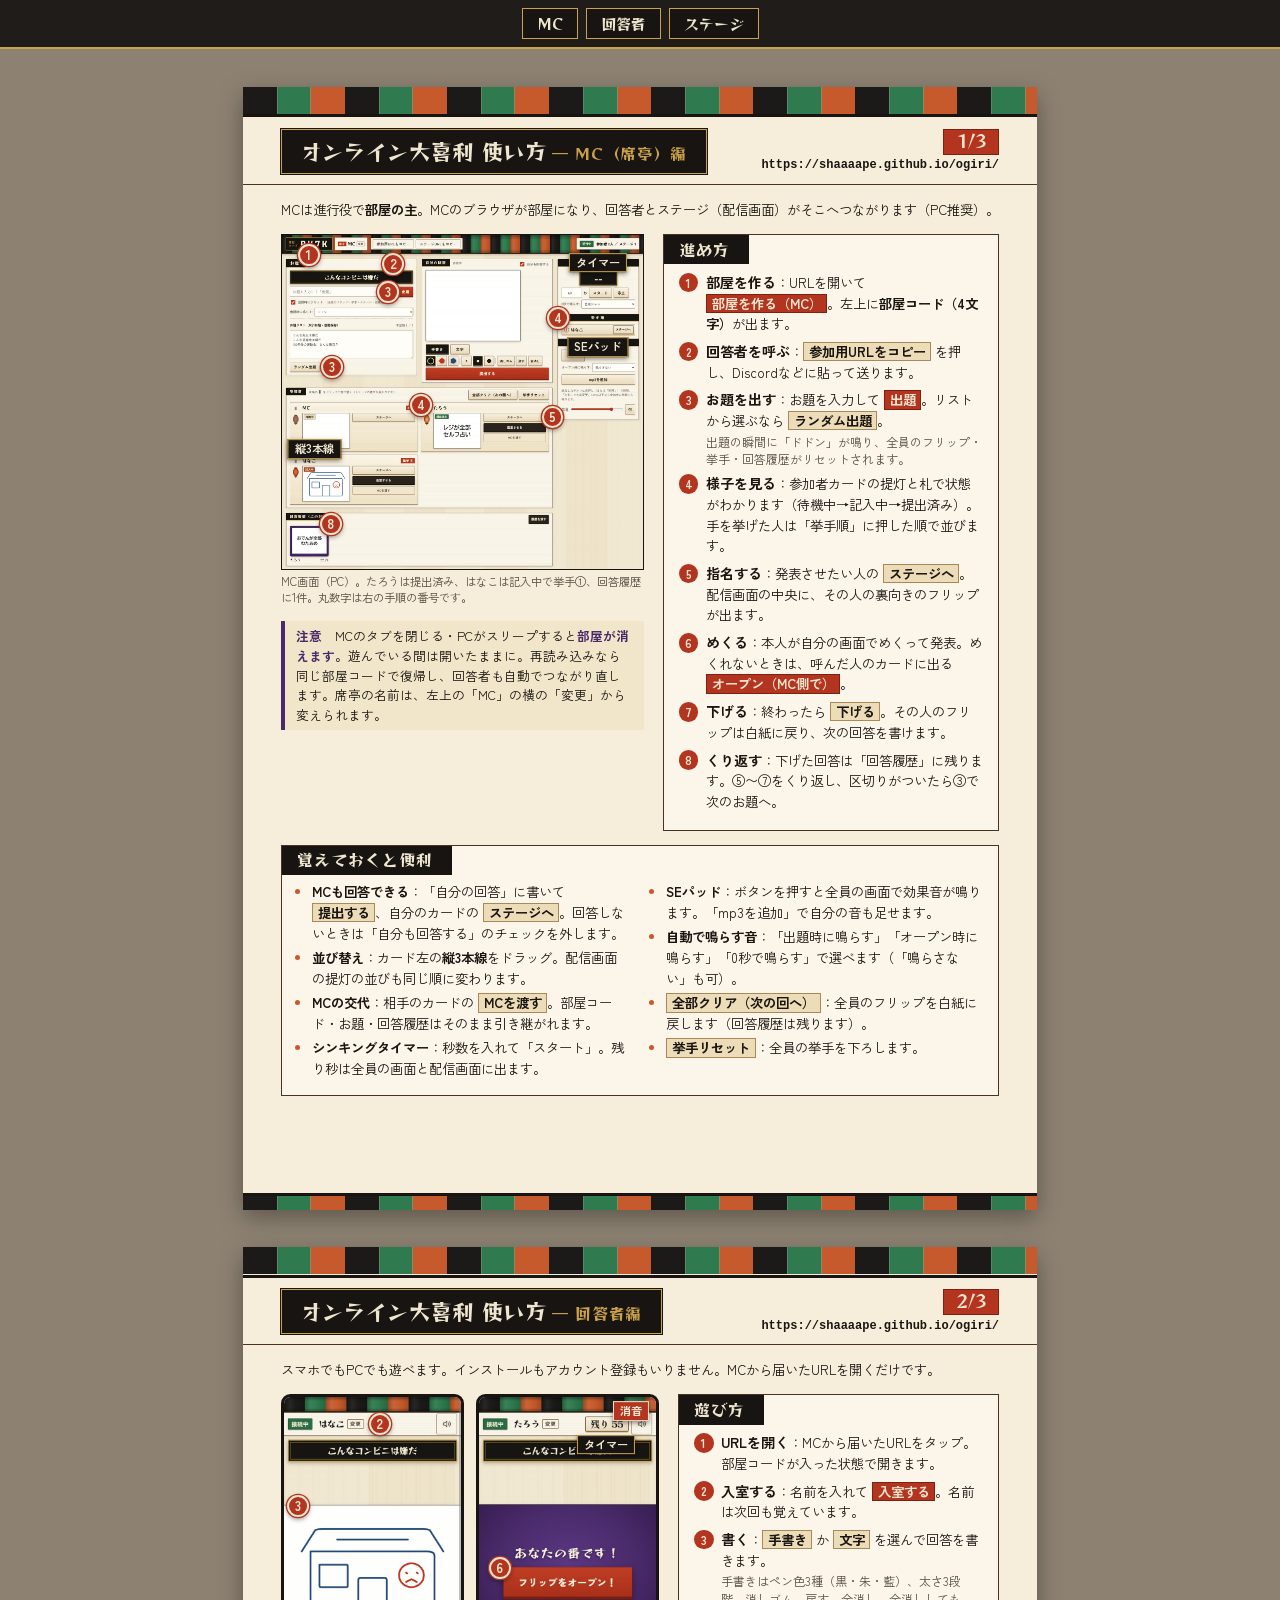
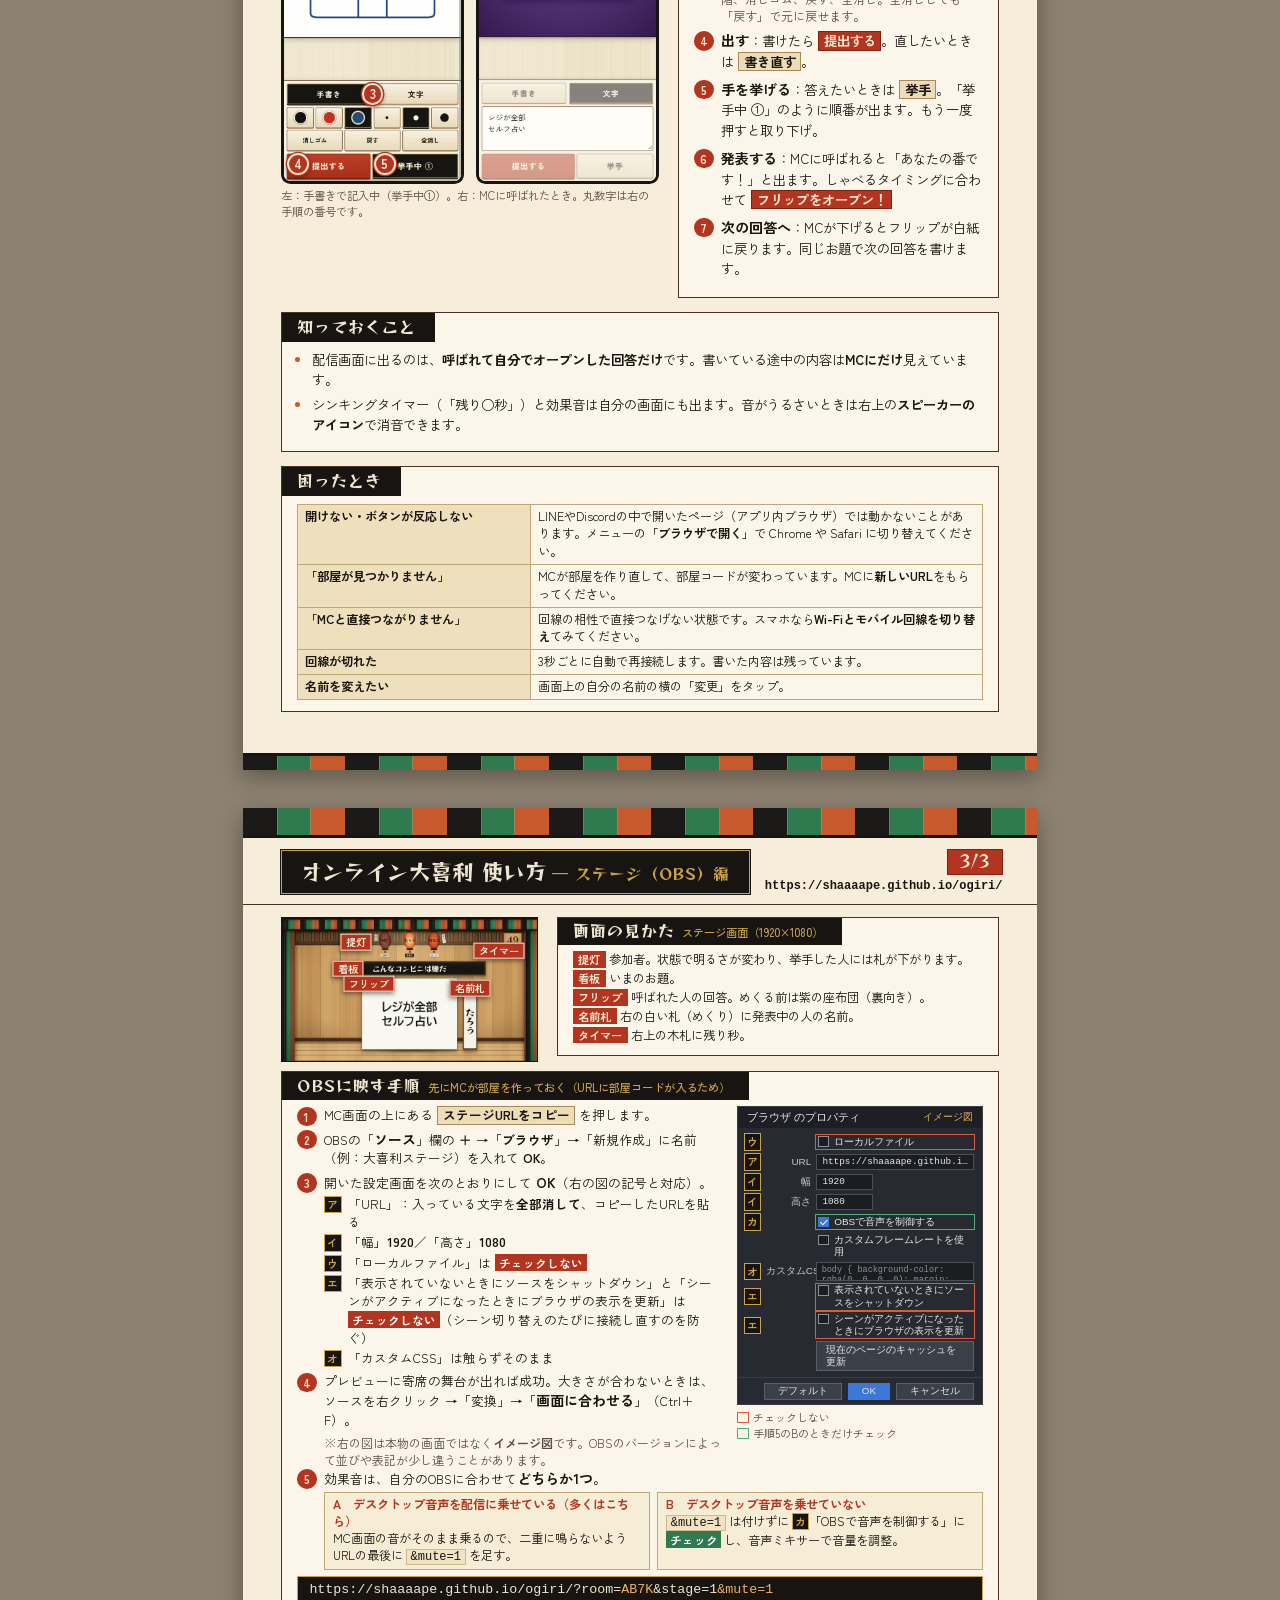
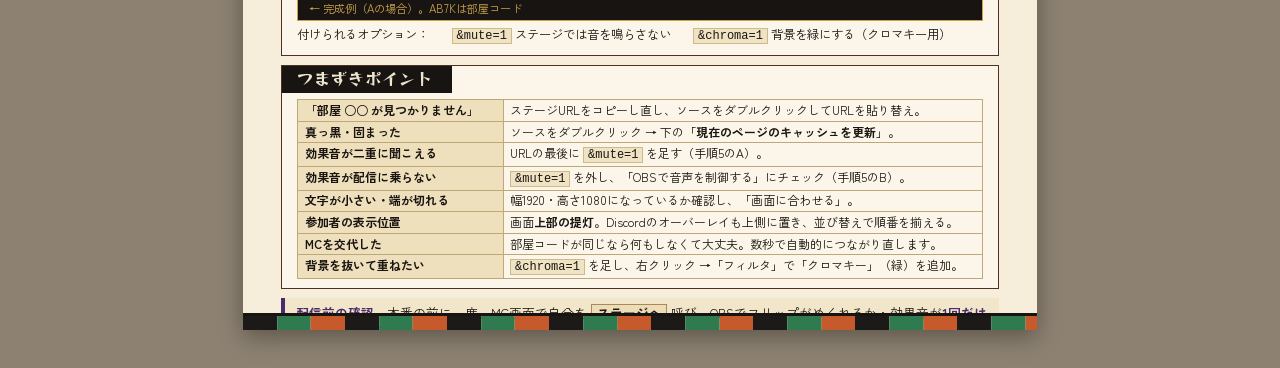
<file: guide.html>
<!DOCTYPE html>
<html lang="ja">
<head>
<meta charset="utf-8">
<meta name="viewport" content="width=device-width, initial-scale=1">
<title>オンライン大喜利 使い方</title>
<link rel="preconnect" href="https://fonts.googleapis.com">
<link rel="preconnect" href="https://fonts.gstatic.com" crossorigin>
<link href="https://fonts.googleapis.com/css2?family=Reggae+One&family=Zen+Kaku+Gothic+New:wght@400;500;700&display=swap" rel="stylesheet">
<script>
  // ?print=1 で、画面幅が狭くても紙（A4）のレイアウトで表示する（確認用）
  if (/[?&]print=1/.test(location.search)) document.documentElement.classList.add('paper');
</script>
<style>
  @page { size: A4 portrait; margin: 0; }
  :root {
    --sumi: #1a1511; --usuzumi: #5a4f45; --kogecha: #4a3323; --shiraki: #f6eedb;
    --kifuda: #ecdcb8; --kinari: #efe6cf; --shu: #b3341f; --urushi: #171412; --kin: #c9a24a;
    --moegi: #2f7a4f; --kaki: #c75a2c; --murasaki: #4a2a6b;
    --fude: 'Reggae One', 'Yu Mincho', serif;
    --body: 'Zen Kaku Gothic New', 'Yu Gothic', 'Meiryo', sans-serif;
    --mono: Consolas, 'Courier New', monospace;
    /* 定式幕（黒・萌葱・柿）。PDFでも確実に出るよう SVG で描く */
    --maku: url("data:image/svg+xml,%3Csvg xmlns='http://www.w3.org/2000/svg' width='27' height='10' preserveAspectRatio='none'%3E%3Crect width='9' height='10' fill='%231c1a19'/%3E%3Crect x='9' width='9' height='10' fill='%232f7a4f'/%3E%3Crect x='18' width='9' height='10' fill='%23c75a2c'/%3E%3C/svg%3E") 0 0 / 27mm 100% repeat-x;
  }
  * { box-sizing: border-box; }
  html { background: #8d8272; }
  body { margin: 0; font-family: var(--body); color: var(--sumi); font-size: 10pt; line-height: 1.55; -webkit-print-color-adjust: exact; print-color-adjust: exact; }

  /* 画面で見たときの目次（印刷しない） */
  .nav { position: sticky; top: 0; z-index: 10; display: flex; justify-content: center; gap: 8px; padding: 8px; background: rgba(23, 20, 18, .92); border-bottom: 2px solid var(--kin); }
  .nav a { font-family: var(--fude); color: var(--kinari); text-decoration: none; font-size: 15px; padding: 3px 14px; border: 1px solid var(--kin); background: var(--urushi); }
  .nav a:hover { background: var(--shu); }

  .sheet { width: 210mm; height: 297mm; margin: 10mm auto; background: var(--shiraki); display: flex; flex-direction: column; overflow: hidden; break-after: page; position: relative; box-shadow: 0 2mm 6mm rgba(0, 0, 0, .35); scroll-margin-top: 50px; }
  .sheet:last-of-type { break-after: auto; }

  /* 定式幕の帯と題字 */
  .maku { height: 8mm; flex: none; background: var(--maku); border-bottom: 1mm solid var(--urushi); }
  header { flex: none; display: flex; align-items: center; gap: 4mm; padding: 3mm 10mm 2.6mm; border-bottom: .4mm solid var(--kogecha); }
  h1 { margin: 0; font-family: var(--fude); font-weight: 400; font-size: 16pt; letter-spacing: .03em; color: var(--kinari); background: var(--urushi); border: .5mm solid var(--kin); outline: .5mm solid var(--urushi); padding: 1mm 5mm 1.5mm; white-space: nowrap; }
  h1 small { font-size: 12pt; color: var(--kin); margin-left: 1.5mm; }
  .hd-right { margin-left: auto; text-align: right; line-height: 1.3; }
  .pno { display: inline-block; font-family: var(--fude); font-size: 13pt; color: var(--kinari); background: var(--shu); border: .4mm solid #7f2112; padding: 0 3mm .4mm; }
  .hd-url { display: block; margin-top: 1mm; font-family: var(--mono); font-size: 9pt; font-weight: 700; }

  main { flex: 1; min-height: 0; padding: 4mm 10mm 0; display: flex; flex-direction: column; gap: 3.6mm; }
  .lead { margin: 0; font-size: 10pt; }
  .row { display: grid; gap: 5mm; align-items: start; }
  section { border: .35mm solid var(--kogecha); background: #fbf6e9; padding: 0 4mm 3mm; }
  h2 { display: inline-block; margin: 0 0 2mm -4mm; font-family: var(--fude); font-weight: 400; font-size: 12pt; color: var(--kinari); background: var(--urushi); padding: .4mm 5mm .8mm 4mm; letter-spacing: .06em; }
  h2 small { font-family: var(--body); font-size: 8.5pt; font-weight: 500; margin-left: 2mm; color: var(--kin); letter-spacing: 0; }

  /* 手順（朱の丸数字） */
  ol.steps { margin: 0; padding: 0; list-style: none; counter-reset: n; }
  ol.steps[start="3"] { counter-reset: n 2; }
  ol.steps[start="5"] { counter-reset: n 4; }
  ol.steps > li { counter-increment: n; position: relative; padding-left: 7.2mm; margin-bottom: 1.6mm; }
  ol.steps > li::before { content: counter(n); position: absolute; left: 0; top: .2mm; width: 5.2mm; height: 5.2mm; border-radius: 50%; background: var(--shu); color: var(--kinari); font-size: 9pt; font-weight: 700; line-height: 5.2mm; text-align: center; }
  ol.steps > li > b:first-child { font-size: 10.5pt; }
  .sub { display: block; color: var(--usuzumi); font-size: 9pt; margin-top: .2mm; line-height: 1.45; }
  ul { margin: 0; padding-left: 4mm; }
  ul li { margin-bottom: 1mm; }
  ul li::marker { color: var(--kaki); }
  .k { display: inline-block; font-weight: 700; background: var(--kifuda); border: .25mm solid #a9895a; padding: 0 1.2mm; line-height: 1.3; white-space: nowrap; }
  .k.shu { background: var(--shu); border-color: #7f2112; color: var(--kinari); }
  code { font-family: var(--mono); font-size: 9pt; background: #efe3c4; padding: 0 1mm; border: .2mm solid #cdb98c; }
  .note { padding: 1.5mm 3mm; background: #f1e6c9; border-left: 1.2mm solid var(--murasaki); font-size: 9.5pt; }
  .note b { color: var(--murasaki); }

  /* スクリーンショットと重ねるマーカー（位置は画像に対する %） */
  figure { margin: 0; }
  .fig { position: relative; border: .5mm solid var(--urushi); background: #fff; line-height: 0; }
  .fig img { display: block; width: 100%; height: auto; }
  figcaption { margin-top: 1mm; font-size: 8.5pt; color: var(--usuzumi); line-height: 1.4; }
  .m { position: absolute; left: var(--x); top: var(--y); transform: translate(-50%, -50%); width: 5.8mm; height: 5.8mm; border-radius: 50%; background: var(--shu); color: var(--kinari); border: .55mm solid var(--kinari); box-shadow: 0 0 0 .35mm var(--shu), 0 .6mm 1.4mm rgba(0, 0, 0, .45); font: 700 10pt/4.7mm var(--body); text-align: center; }
  .tag { position: absolute; left: var(--x); top: var(--y); transform: translate(-50%, -50%); background: var(--urushi); color: var(--kinari); border: .35mm solid var(--kin); font: 700 8.5pt/1.3 var(--body); padding: .3mm 1.6mm .5mm; white-space: nowrap; box-shadow: 0 .5mm 1.2mm rgba(0, 0, 0, .45); }
  .tag.shu { background: var(--shu); border-color: var(--kinari); }
  .ti { display: inline-block; background: var(--shu); color: var(--kinari); font-size: 8.5pt; font-weight: 700; padding: 0 1.4mm; line-height: 1.45; margin-right: .8mm; }

  table { width: 100%; border-collapse: collapse; font-size: 9.2pt; line-height: 1.45; }
  th, td { border: .25mm solid #bfa878; padding: .8mm 1.8mm; vertical-align: top; text-align: left; }
  th { width: 34%; background: #efe0bd; font-weight: 700; }
  .feat { display: grid; grid-template-columns: 1fr 1fr; gap: 0 6mm; }
  footer { flex: none; margin-top: auto; height: 4.5mm; background: var(--maku); border-top: .8mm solid var(--urushi); }
  main + footer { margin-top: 3mm; }

  /* ---- 1枚目 ---- */
  .p1-top { grid-template-columns: 96mm 1fr; }

  /* ---- 2枚目 ---- */
  .p2-top { grid-template-columns: 100mm 1fr; }
  .phones { display: grid; grid-template-columns: 1fr 1fr; gap: 3mm; }
  .phones .fig { border-radius: 2.5mm; overflow: hidden; border-width: .8mm; }

  /* ---- 3枚目 ---- */
  #stage main { gap: 2.4mm; font-size: 9.5pt; line-height: 1.45; padding-top: 3mm; }
  #stage section { padding-bottom: 2.4mm; }
  #stage h2 { margin-bottom: 1.6mm; }
  #stage ol.steps > li { margin-bottom: 1.2mm; }
  #stage .tag { font-size: 7.6pt; padding: .1mm 1.2mm .3mm; }
  #stage table { font-size: 9pt; line-height: 1.4; }
  #stage th, #stage td { padding: .5mm 1.8mm; }
  .p3-top { grid-template-columns: 68mm 1fr; }
  .parts { margin: 0; padding: 0; list-style: none; font-size: 9.3pt; line-height: 1.4; }
  .parts li { margin-bottom: .4mm; }
  .p3-mid { grid-template-columns: 1fr 65mm; gap: 4mm; }
  .chk { margin: .6mm 0 0; padding: 0; list-style: none; }
  .chk li { position: relative; padding-left: 6.4mm; margin-bottom: .6mm; font-size: 9.4pt; line-height: 1.45; }
  .chk li .kt { position: absolute; left: 0; top: .2mm; }
  .yes, .no { white-space: nowrap; font-weight: 700; padding: 0 1mm; color: #fff; font-size: 8.8pt; }
  .yes { background: var(--moegi); }
  .no { background: var(--shu); }
  .kt { display: inline-block; width: 4.6mm; height: 4.6mm; background: var(--urushi); color: var(--kin); border: .3mm solid var(--kin); font-size: 8pt; font-weight: 700; line-height: 4.1mm; text-align: center; font-family: var(--body); }
  .ab { display: grid; grid-template-columns: 1fr 1fr; gap: 2mm; margin-top: .8mm; }
  .ab div { border: .25mm solid #bfa878; background: #f6edd6; padding: .8mm 2mm; font-size: 9.2pt; line-height: 1.4; }
  .ab b.t { display: block; color: var(--shu); }
  .url { margin: 1.6mm 0 0; padding: .9mm 3mm; background: var(--urushi); color: var(--kinari); font-family: var(--mono); font-size: 10pt; border: .3mm solid var(--kin); display: flex; flex-wrap: wrap; align-items: baseline; gap: 0 4mm; }
  .url em { font-style: normal; color: #f0b25d; }
  .url small { font-family: var(--body); font-size: 8.5pt; color: var(--kin); }
  .opts { display: flex; flex-wrap: wrap; gap: 0 6mm; margin-top: 1.2mm; font-size: 9.3pt; }
  .trouble th { width: 30%; }

  /* OBS 設定画面の模式図（本物ではなくイメージ） */
  .obs { border: .4mm solid #3a3d44; background: #272a30; color: #e6e7ea; font-family: 'Segoe UI', 'Yu Gothic UI', 'Meiryo', sans-serif; font-size: 7.4pt; line-height: 1.25; }
  .obs-title { background: #1d1f24; padding: 1mm 2.4mm; font-size: 8pt; display: flex; justify-content: space-between; }
  .obs-title i { font-style: normal; color: #f0b25d; font-size: 7.6pt; }
  .obs-body { padding: 1.4mm 2mm 1.5mm 1.4mm; display: grid; grid-template-columns: 4.6mm 12mm 1fr; gap: .7mm 1.3mm; align-items: center; }
  .obs-body > .kt { grid-column: 1; }
  .obs-body .l { grid-column: 2; text-align: right; color: #c5c7cc; white-space: nowrap; }
  .obs-in { grid-column: 3; background: #1b1d21; border: .25mm solid #4b4f58; padding: .4mm 1.4mm; font-family: var(--mono); font-size: 7pt; white-space: nowrap; overflow: hidden; text-overflow: ellipsis; }
  .obs-in.short { width: 15mm; }
  .obs-cb { grid-column: 3; display: flex; align-items: flex-start; gap: 1.4mm; padding: .2mm .6mm; }
  .obs-cb .box { flex: none; width: 2.8mm; height: 2.8mm; margin-top: .2mm; border: .3mm solid #8b8f99; background: #1b1d21; position: relative; }
  .obs-cb.on .box { background: #3c78d8; border-color: #3c78d8; }
  .obs-cb.on .box::after { content: ''; position: absolute; left: .8mm; top: .15mm; width: .8mm; height: 1.5mm; border: solid #fff; border-width: 0 .35mm .35mm 0; transform: rotate(45deg); }
  .obs-cb.bad { outline: .45mm solid #e0583f; }
  .obs-cb.good { outline: .45mm solid #4fae78; }
  .obs-css { grid-column: 3; height: 5mm; background: #1b1d21; border: .25mm solid #4b4f58; font-family: var(--mono); font-size: 6.4pt; color: #8b8f99; padding: .4mm 1.2mm; overflow: hidden; }
  .obs-btn { grid-column: 3; justify-self: start; background: #3b3f47; border: .25mm solid #5a5f69; padding: .5mm 2.4mm; }
  .obs-foot { display: flex; justify-content: flex-end; gap: 1.6mm; padding: 1.2mm 2.2mm; border-top: .25mm solid #3a3d44; }
  .obs-foot span { background: #3b3f47; border: .25mm solid #5a5f69; padding: .4mm 3.4mm; }
  .obs-foot span.ok { background: #3c78d8; border-color: #3c78d8; }
  .obs-note { margin: 1mm 0 0; padding-left: 7.2mm; }
  .p3-mid > div { min-width: 0; }
  .obs-legend { display: flex; flex-wrap: wrap; gap: 0 3mm; margin-top: 1mm; font-size: 8.3pt; color: var(--usuzumi); }
  .obs-legend span::before { content: ''; display: inline-block; width: 2.6mm; height: 2.6mm; margin-right: 1mm; vertical-align: -.3mm; border: .45mm solid; }
  .obs-legend .lg-y::before { border-color: #4fae78; }
  .obs-legend .lg-n::before { border-color: #e0583f; }

  /* ---- スマホなど幅の狭い画面：1カラムの読み物にする ---- */
  @media screen and (max-width: 820px) {
    html:not(.paper) { background: var(--shiraki); }
    html:not(.paper) body { font-size: 15px; }
    html:not(.paper) .sheet { width: auto; height: auto; margin: 0 0 18px; overflow: visible; box-shadow: none; }
    html:not(.paper) header { flex-wrap: wrap; padding: 10px 16px; }
    html:not(.paper) h1 { white-space: normal; font-size: 20px; }
    html:not(.paper) h1 small { display: block; margin: 0; font-size: 15px; }
    html:not(.paper) .hd-right { margin-left: 0; text-align: left; }
    html:not(.paper) main { padding: 12px 16px 0; }
    html:not(.paper) .row, html:not(.paper) .feat, html:not(.paper) .ab { display: block; }
    html:not(.paper) .row > * + *, html:not(.paper) .ab > * + * { margin-top: 12px; }
    html:not(.paper) .phones { gap: 8px; }
    html:not(.paper) code, html:not(.paper) .url, html:not(.paper) table, html:not(.paper) .parts, html:not(.paper) .chk li, html:not(.paper) .ab div { font-size: 14px; }
    html:not(.paper) .m { width: 24px; height: 24px; font-size: 13px; line-height: 20px; border-width: 2px; }
    html:not(.paper) .tag { font-size: 11px; }
    html:not(.paper) .obs { font-size: 12px; max-width: 420px; }
    html:not(.paper) .obs-body { grid-template-columns: 18px 60px 1fr; }
    html:not(.paper) .obs-in { font-size: 11px; }
    html:not(.paper) .obs-in.short { width: 60px; }
    html:not(.paper) .kt { width: 18px; height: 18px; line-height: 16px; font-size: 12px; }
    html:not(.paper) .chk li { padding-left: 26px; }
  }
  html.paper .nav { display: none; }
  @media print {
    html { background: none; }
    .nav { display: none; }
    .sheet { margin: 0; box-shadow: none; }
  }
</style>
</head>
<body>
<nav class="nav"><a href="#mc">MC</a><a href="#player">回答者</a><a href="#stage">ステージ</a></nav>

<!-- ======================= 1枚目：MC ======================= -->
<div class="sheet" id="mc">
  <div class="maku"></div>
  <header>
    <h1>オンライン大喜利 使い方<small>― MC（席亭）編</small></h1>
    <div class="hd-right"><span class="pno">1/3</span><span class="hd-url">https://shaaaape.github.io/ogiri/</span></div>
  </header>
  <main>
    <p class="lead">MCは進行役で<b>部屋の主</b>。MCのブラウザが部屋になり、回答者とステージ（配信画面）がそこへつながります（PC推奨）。</p>
    <div class="row p1-top">
      <figure>
        <div class="fig">
          <img src="guide/mc.jpg" alt="MC画面のスクリーンショット">
          <span class="m" style="--x:7.5%;--y:6%">1</span>
          <span class="m" style="--x:30.8%;--y:8.6%">2</span>
          <span class="m" style="--x:29.4%;--y:17%">3</span>
          <span class="m" style="--x:13.8%;--y:39.5%">3</span>
          <span class="m" style="--x:38.6%;--y:51%">4</span>
          <span class="m" style="--x:76.6%;--y:24.8%">4</span>
          <span class="m" style="--x:75%;--y:54.5%">5</span>
          <span class="m" style="--x:13.5%;--y:86.5%">8</span>
          <span class="tag" style="--x:9%;--y:64%">縦3本線</span>
          <span class="tag" style="--x:87.5%;--y:8.2%">タイマー</span>
          <span class="tag" style="--x:87.5%;--y:33.6%">SEパッド</span>
        </div>
        <figcaption>MC画面（PC）。たろうは提出済み、はなこは記入中で挙手①、回答履歴に1件。丸数字は右の手順の番号です。</figcaption>
        <div class="note" style="margin-top:4mm"><b>注意</b>　MCのタブを閉じる・PCがスリープすると<b>部屋が消えます</b>。遊んでいる間は開いたままに。再読み込みなら同じ部屋コードで復帰し、回答者も自動でつながり直します。席亭の名前は、左上の「MC」の横の「変更」から変えられます。</div>
      </figure>
      <section>
        <h2>進め方</h2>
        <ol class="steps">
          <li><b>部屋を作る</b>：URLを開いて <span class="k shu">部屋を作る（MC）</span>。左上に<b>部屋コード（4文字）</b>が出ます。</li>
          <li><b>回答者を呼ぶ</b>：<span class="k">参加用URLをコピー</span> を押し、Discordなどに貼って送ります。</li>
          <li><b>お題を出す</b>：お題を入力して <span class="k shu">出題</span>。リストから選ぶなら <span class="k">ランダム出題</span>。<span class="sub">出題の瞬間に「ドドン」が鳴り、全員のフリップ・挙手・回答履歴がリセットされます。</span></li>
          <li><b>様子を見る</b>：参加者カードの提灯と札で状態がわかります（待機中→記入中→提出済み）。手を挙げた人は「挙手順」に押した順で並びます。</li>
          <li><b>指名する</b>：発表させたい人の <span class="k">ステージへ</span>。配信画面の中央に、その人の裏向きのフリップが出ます。</li>
          <li><b>めくる</b>：本人が自分の画面でめくって発表。めくれないときは、呼んだ人のカードに出る <span class="k shu">オープン（MC側で）</span>。</li>
          <li><b>下げる</b>：終わったら <span class="k">下げる</span>。その人のフリップは白紙に戻り、次の回答を書けます。</li>
          <li><b>くり返す</b>：下げた回答は「回答履歴」に残ります。⑤〜⑦をくり返し、区切りがついたら③で次のお題へ。</li>
        </ol>
      </section>
    </div>

    <section>
      <h2>覚えておくと便利</h2>
      <div class="feat">
        <ul>
          <li><b>MCも回答できる</b>：「自分の回答」に書いて <span class="k">提出する</span>、自分のカードの <span class="k">ステージへ</span>。回答しないときは「自分も回答する」のチェックを外します。</li>
          <li><b>並び替え</b>：カード左の<b>縦3本線</b>をドラッグ。配信画面の提灯の並びも同じ順に変わります。</li>
          <li><b>MCの交代</b>：相手のカードの <span class="k">MCを渡す</span>。部屋コード・お題・回答履歴はそのまま引き継がれます。</li>
          <li><b>シンキングタイマー</b>：秒数を入れて「スタート」。残り秒は全員の画面と配信画面に出ます。</li>
        </ul>
        <ul>
          <li><b>SEパッド</b>：ボタンを押すと全員の画面で効果音が鳴ります。「mp3を追加」で自分の音も足せます。</li>
          <li><b>自動で鳴らす音</b>：「出題時に鳴らす」「オープン時に鳴らす」「0秒で鳴らす」で選べます（「鳴らさない」も可）。</li>
          <li><span class="k">全部クリア（次の回へ）</span>：全員のフリップを白紙に戻します（回答履歴は残ります）。</li>
          <li><span class="k">挙手リセット</span>：全員の挙手を下ろします。</li>
        </ul>
      </div>
    </section>

  </main>
  <footer></footer>
</div>

<!-- ======================= 2枚目：回答者 ======================= -->
<div class="sheet" id="player">
  <div class="maku"></div>
  <header>
    <h1>オンライン大喜利 使い方<small>― 回答者編</small></h1>
    <div class="hd-right"><span class="pno">2/3</span><span class="hd-url">https://shaaaape.github.io/ogiri/</span></div>
  </header>
  <main>
    <p class="lead">スマホでもPCでも遊べます。インストールもアカウント登録もいりません。MCから届いたURLを開くだけです。</p>
    <div class="row p2-top">
      <figure>
        <div class="phones">
          <div class="fig">
            <img src="guide/player.jpg" alt="回答者画面（手書き中）">
            <span class="m" style="--x:54%;--y:7%">2</span>
            <span class="m" style="--x:8%;--y:28.2%">3</span>
            <span class="m" style="--x:50%;--y:77.3%">3</span>
            <span class="m" style="--x:8%;--y:95.6%">4</span>
            <span class="m" style="--x:57%;--y:95.6%">5</span>
          </div>
          <div class="fig">
            <img src="guide/player-turn.jpg" alt="回答者画面（あなたの番です！）">
            <span class="m" style="--x:12%;--y:44.5%">6</span>
            <span class="tag" style="--x:72%;--y:12.3%">タイマー</span>
            <span class="tag shu" style="--x:86%;--y:3.6%">消音</span>
          </div>
        </div>
        <figcaption>左：手書きで記入中（挙手中①）。右：MCに呼ばれたとき。丸数字は右の手順の番号です。</figcaption>
      </figure>
      <section>
        <h2>遊び方</h2>
        <ol class="steps">
          <li><b>URLを開く</b>：MCから届いたURLをタップ。部屋コードが入った状態で開きます。</li>
          <li><b>入室する</b>：名前を入れて <span class="k shu">入室する</span>。名前は次回も覚えています。</li>
          <li><b>書く</b>：<span class="k">手書き</span> か <span class="k">文字</span> を選んで回答を書きます。<span class="sub">手書きはペン色3種（黒・朱・藍）、太さ3段階、消しゴム、戻す、全消し。全消ししても「戻す」で元に戻せます。</span></li>
          <li><b>出す</b>：書けたら <span class="k shu">提出する</span>。直したいときは <span class="k">書き直す</span>。</li>
          <li><b>手を挙げる</b>：答えたいときは <span class="k">挙手</span>。「挙手中 ①」のように順番が出ます。もう一度押すと取り下げ。</li>
          <li><b>発表する</b>：MCに呼ばれると「あなたの番です！」と出ます。しゃべるタイミングに合わせて <span class="k shu">フリップをオープン！</span></li>
          <li><b>次の回答へ</b>：MCが下げるとフリップが白紙に戻ります。同じお題で次の回答を書けます。</li>
        </ol>
      </section>
    </div>

    <section>
      <h2>知っておくこと</h2>
      <ul>
        <li>配信画面に出るのは、<b>呼ばれて自分でオープンした回答だけ</b>です。書いている途中の内容は<b>MCにだけ</b>見えています。</li>
        <li>シンキングタイマー（「残り○秒」）と効果音は自分の画面にも出ます。音がうるさいときは右上の<b>スピーカーのアイコン</b>で消音できます。</li>
      </ul>
    </section>

    <section>
      <h2>困ったとき</h2>
      <table>
        <tr><th>開けない・ボタンが反応しない</th><td>LINEやDiscordの中で開いたページ（アプリ内ブラウザ）では動かないことがあります。メニューの「<b>ブラウザで開く</b>」で Chrome や Safari に切り替えてください。</td></tr>
        <tr><th>「部屋が見つかりません」</th><td>MCが部屋を作り直して、部屋コードが変わっています。MCに<b>新しいURL</b>をもらってください。</td></tr>
        <tr><th>「MCと直接つながりません」</th><td>回線の相性で直接つなげない状態です。スマホなら<b>Wi-Fiとモバイル回線を切り替え</b>てみてください。</td></tr>
        <tr><th>回線が切れた</th><td>3秒ごとに自動で再接続します。書いた内容は残っています。</td></tr>
        <tr><th>名前を変えたい</th><td>画面上の自分の名前の横の「変更」をタップ。</td></tr>
      </table>
    </section>
  </main>
  <footer></footer>
</div>

<!-- ======================= 3枚目：ステージ（OBS） ======================= -->
<div class="sheet" id="stage">
  <div class="maku"></div>
  <header>
    <h1>オンライン大喜利 使い方<small>― ステージ（OBS）編</small></h1>
    <div class="hd-right"><span class="pno">3/3</span><span class="hd-url">https://shaaaape.github.io/ogiri/</span></div>
  </header>
  <main>
    <div class="row p3-top">
      <figure>
        <div class="fig">
          <img src="guide/stage.jpg" alt="ステージ（配信画面）のスクリーンショット">
          <span class="tag shu" style="--x:29%;--y:17%">提灯</span>
          <span class="tag shu" style="--x:26%;--y:35.5%">看板</span>
          <span class="tag shu" style="--x:34%;--y:46%">フリップ</span>
          <span class="tag shu" style="--x:73.8%;--y:49%">名前札</span>
          <span class="tag shu" style="--x:85%;--y:23%">タイマー</span>
        </div>
      </figure>
      <section>
        <h2>画面の見かた<small>ステージ画面（1920×1080）</small></h2>
        <ul class="parts">
          <li><span class="ti">提灯</span>参加者。状態で明るさが変わり、挙手した人には札が下がります。</li>
          <li><span class="ti">看板</span>いまのお題。</li>
          <li><span class="ti">フリップ</span>呼ばれた人の回答。めくる前は紫の座布団（裏向き）。</li>
          <li><span class="ti">名前札</span>右の白い札（めくり）に発表中の人の名前。</li>
          <li><span class="ti">タイマー</span>右上の木札に残り秒。</li>
        </ul>
      </section>
    </div>

    <section>
      <h2>OBSに映す手順<small>先にMCが部屋を作っておく（URLに部屋コードが入るため）</small></h2>
      <div class="row p3-mid">
        <div>
        <ol class="steps">
          <li>MC画面の上にある <span class="k">ステージURLをコピー</span> を押します。</li>
          <li>OBSの「<b>ソース</b>」欄の <b>＋</b> →「<b>ブラウザ</b>」→「新規作成」に名前（例：大喜利ステージ）を入れて <b>OK</b>。</li>
          <li>開いた設定画面を次のとおりにして <b>OK</b>（右の図の記号と対応）。
            <ul class="chk">
              <li><span class="kt">ア</span>「URL」：入っている文字を<b>全部消して</b>、コピーしたURLを貼る</li>
              <li><span class="kt">イ</span>「幅」<b>1920</b>／「高さ」<b>1080</b></li>
              <li><span class="kt">ウ</span>「ローカルファイル」は <span class="no">チェックしない</span></li>
              <li><span class="kt">エ</span>「表示されていないときにソースをシャットダウン」と「シーンがアクティブになったときにブラウザの表示を更新」は <span class="no">チェックしない</span>（シーン切り替えのたびに接続し直すのを防ぐ）</li>
              <li><span class="kt">オ</span>「カスタムCSS」は触らずそのまま</li>
            </ul>
          </li>
          <li>プレビューに寄席の舞台が出れば成功。大きさが合わないときは、ソースを右クリック →「変換」→「<b>画面に合わせる</b>」（Ctrl＋F）。</li>
        </ol>
        <p class="sub obs-note">※右の図は本物の画面ではなく<b>イメージ図</b>です。OBSのバージョンによって並びや表記が少し違うことがあります。</p>
        </div>
        <figure>
          <div class="obs">
            <div class="obs-title"><span>ブラウザ のプロパティ</span><i>イメージ図</i></div>
            <div class="obs-body">
              <span class="kt">ウ</span><span class="obs-cb bad"><span class="box"></span>ローカルファイル</span>
              <span class="kt">ア</span><span class="l">URL</span><span class="obs-in">https://shaaaape.github.io/ogiri/?room=AB7K&amp;stage=1&amp;mute=1</span>
              <span class="kt">イ</span><span class="l">幅</span><span class="obs-in short">1920</span>
              <span class="kt">イ</span><span class="l">高さ</span><span class="obs-in short">1080</span>
              <span class="kt">カ</span><span class="obs-cb good on"><span class="box"></span>OBSで音声を制御する</span>
              <span class="obs-cb" style="grid-column:3"><span class="box"></span>カスタムフレームレートを使用</span>
              <span class="kt">オ</span><span class="l">カスタムCSS</span><span class="obs-css">body { background-color: rgba(0, 0, 0, 0); margin: 0px auto; overflow: hidden; }</span>
              <span class="kt">エ</span><span class="obs-cb bad"><span class="box"></span>表示されていないときにソースをシャットダウン</span>
              <span class="kt">エ</span><span class="obs-cb bad"><span class="box"></span>シーンがアクティブになったときにブラウザの表示を更新</span>
              <span class="obs-btn">現在のページのキャッシュを更新</span>
            </div>
            <div class="obs-foot"><span>デフォルト</span><span class="ok">OK</span><span>キャンセル</span></div>
          </div>
          <div class="obs-legend"><span class="lg-n">チェックしない</span><span class="lg-y">手順5のBのときだけチェック</span></div>
        </figure>
      </div>
      <ol class="steps" start="5">
        <li>効果音は、自分のOBSに合わせて<b>どちらか1つ</b>。
          <div class="ab">
            <div><b class="t">A　デスクトップ音声を配信に乗せている（多くはこちら）</b>MC画面の音がそのまま乗るので、二重に鳴らないようURLの最後に <code>&amp;mute=1</code> を足す。</div>
            <div><b class="t">B　デスクトップ音声を乗せていない</b><code>&amp;mute=1</code> は付けずに <span class="kt">カ</span>「OBSで音声を制御する」に <span class="yes">チェック</span> し、音声ミキサーで音量を調整。</div>
          </div>
        </li>
      </ol>
      <p class="url"><span>https://shaaaape.github.io/ogiri/?room=<em>AB7K</em>&amp;stage=1<em>&amp;mute=1</em></span><small>← 完成例（Aの場合）。AB7Kは部屋コード</small></p>
      <div class="opts"><span>付けられるオプション：</span><span><code>&amp;mute=1</code> ステージでは音を鳴らさない</span><span><code>&amp;chroma=1</code> 背景を緑にする（クロマキー用）</span></div>
    </section>

    <section>
      <h2>つまずきポイント</h2>
      <table class="trouble">
        <tr><th>「部屋 ○○ が見つかりません」</th><td>ステージURLをコピーし直し、ソースをダブルクリックしてURLを貼り替え。</td></tr>
        <tr><th>真っ黒・固まった</th><td>ソースをダブルクリック → 下の「<b>現在のページのキャッシュを更新</b>」。</td></tr>
        <tr><th>効果音が二重に聞こえる</th><td>URLの最後に <code>&amp;mute=1</code> を足す（手順5のA）。</td></tr>
        <tr><th>効果音が配信に乗らない</th><td><code>&amp;mute=1</code> を外し、「OBSで音声を制御する」にチェック（手順5のB）。</td></tr>
        <tr><th>文字が小さい・端が切れる</th><td>幅1920・高さ1080になっているか確認し、「画面に合わせる」。</td></tr>
        <tr><th>参加者の表示位置</th><td>画面<b>上部の提灯</b>。Discordのオーバーレイも上側に置き、並び替えで順番を揃える。</td></tr>
        <tr><th>MCを交代した</th><td>部屋コードが同じなら何もしなくて大丈夫。数秒で自動的につながり直します。</td></tr>
        <tr><th>背景を抜いて重ねたい</th><td><code>&amp;chroma=1</code> を足し、右クリック →「フィルタ」で「クロマキー」（緑）を追加。</td></tr>
      </table>
    </section>

    <div class="note"><b>配信前の確認</b>　本番の前に一度、MC画面で自分を <span class="k">ステージへ</span> 呼び、OBSでフリップがめくれるか・効果音が<b>1回だけ</b>鳴るかを試しておくと安心です。</div>
  </main>
  <footer></footer>
</div>
</body>
</html>
</file>
